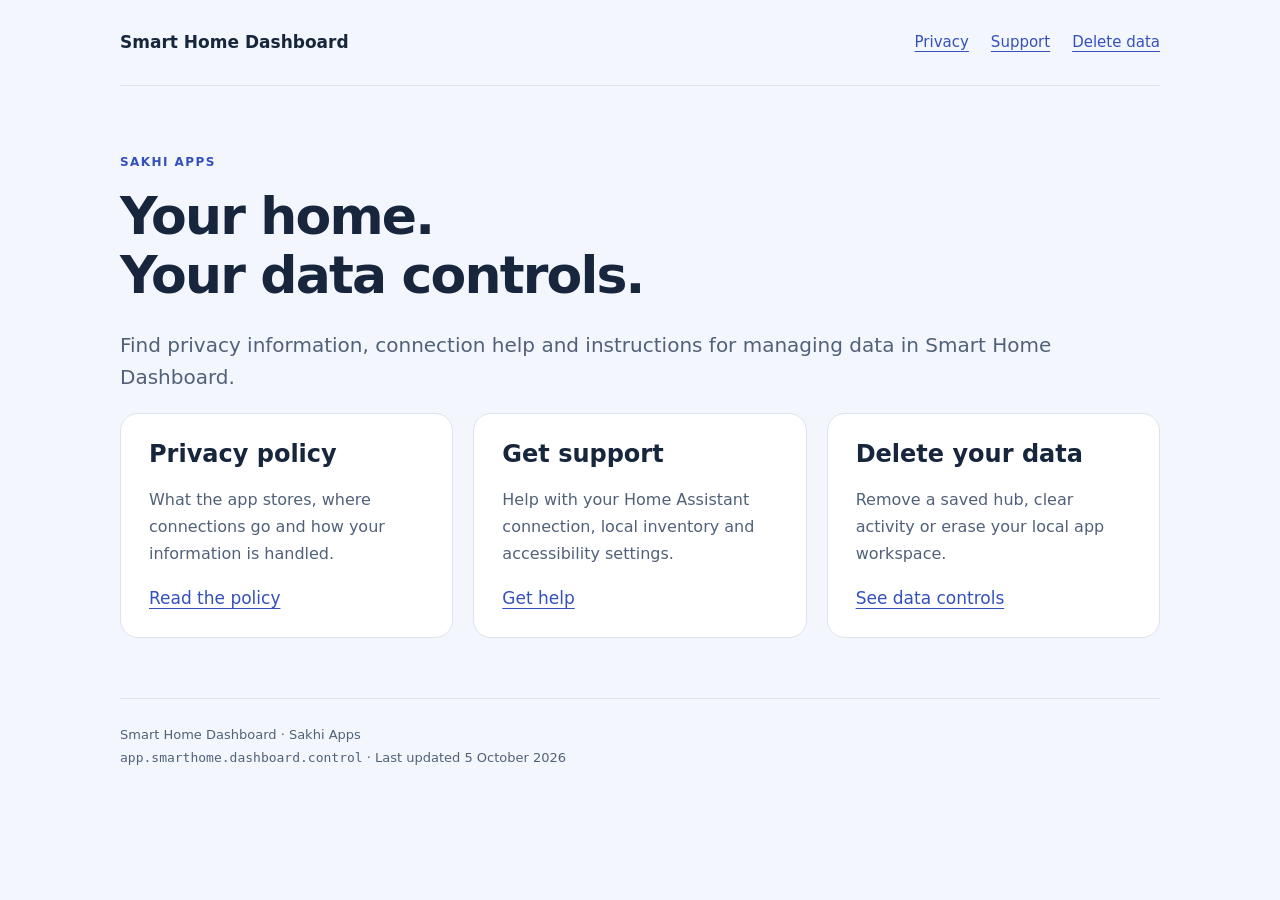
<file: index.html>
<!doctype html><html lang="en"><head><meta charset="utf-8"><meta name="viewport" content="width=device-width, initial-scale=1"><meta name="referrer" content="strict-origin-when-cross-origin"><title>Privacy & support · Smart Home Dashboard</title><meta name="description" content="Privacy, support and data controls for Smart Home Dashboard by Sakhi Apps."><link rel="stylesheet" href="styles.css"></head><body><header><a class="brand" href="index.html">Smart Home Dashboard</a><nav aria-label="Main navigation"><a href="privacy.html">Privacy</a><a href="support.html">Support</a><a href="data-deletion.html">Delete data</a></nav></header><main><p class="eyebrow">Sakhi Apps</p><h1>Your home.<br>Your data controls.</h1><p class="lead">Find privacy information, connection help and instructions for managing data in Smart Home Dashboard.</p><div class="cards"><section class="card"><h2>Privacy policy</h2><p>What the app stores, where connections go and how your information is handled.</p><a href="privacy.html">Read the policy</a></section><section class="card"><h2>Get support</h2><p>Help with your Home Assistant connection, local inventory and accessibility settings.</p><a href="support.html">Get help</a></section><section class="card"><h2>Delete your data</h2><p>Remove a saved hub, clear activity or erase your local app workspace.</p><a href="data-deletion.html">See data controls</a></section></div></main><footer>Smart Home Dashboard · Sakhi Apps<br><code>app.smarthome.dashboard.control</code> · Last updated 5 October 2026</footer></body></html>
</file>
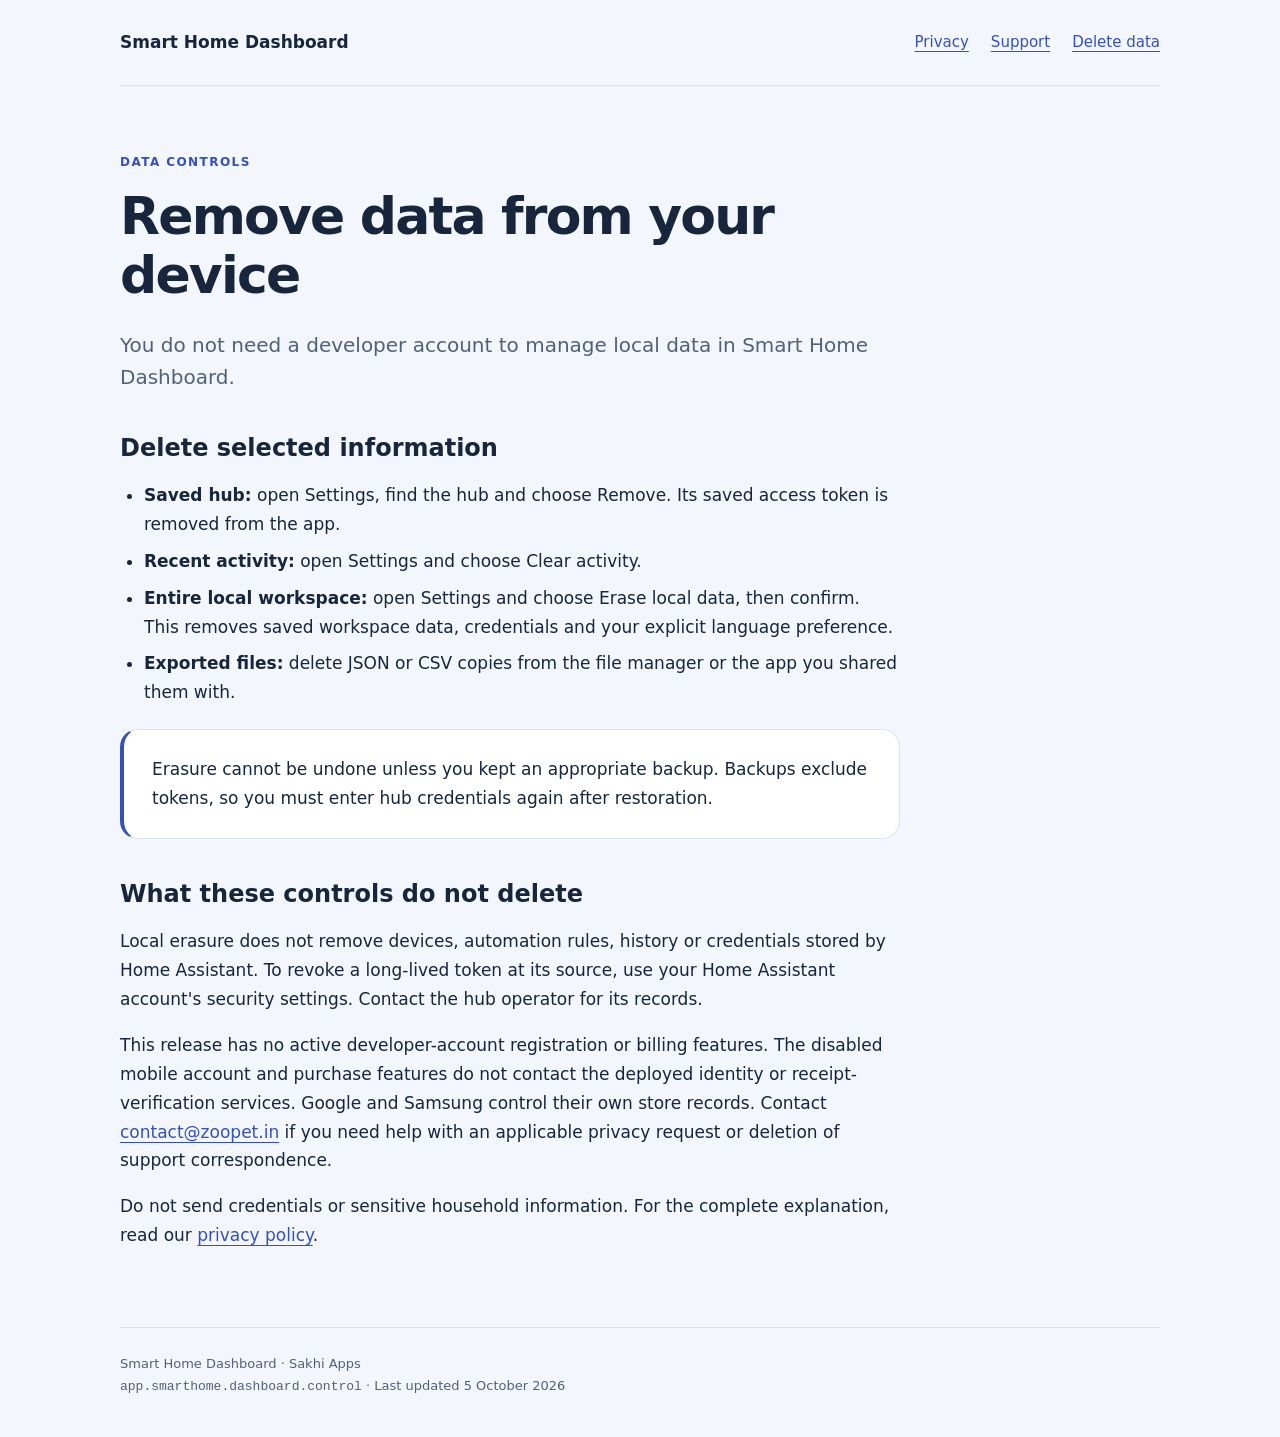
<file: data-deletion.html>
<!doctype html><html lang="en"><head><meta charset="utf-8"><meta name="viewport" content="width=device-width, initial-scale=1"><meta name="referrer" content="strict-origin-when-cross-origin"><title>Delete data · Smart Home Dashboard</title><meta name="description" content="Privacy, support and data controls for Smart Home Dashboard by Sakhi Apps."><link rel="stylesheet" href="styles.css"></head><body><header><a class="brand" href="index.html">Smart Home Dashboard</a><nav aria-label="Main navigation"><a href="privacy.html">Privacy</a><a href="support.html">Support</a><a href="data-deletion.html">Delete data</a></nav></header><main><article><p class="eyebrow">Data controls</p><h1>Remove data from your device</h1><p class="lead">You do not need a developer account to manage local data in Smart Home Dashboard.</p><h2>Delete selected information</h2><ul><li><strong>Saved hub:</strong> open Settings, find the hub and choose Remove. Its saved access token is removed from the app.</li><li><strong>Recent activity:</strong> open Settings and choose Clear activity.</li><li><strong>Entire local workspace:</strong> open Settings and choose Erase local data, then confirm. This removes saved workspace data, credentials and your explicit language preference.</li><li><strong>Exported files:</strong> delete JSON or CSV copies from the file manager or the app you shared them with.</li></ul><div class="notice">Erasure cannot be undone unless you kept an appropriate backup. Backups exclude tokens, so you must enter hub credentials again after restoration.</div><h2>What these controls do not delete</h2><p>Local erasure does not remove devices, automation rules, history or credentials stored by Home Assistant. To revoke a long-lived token at its source, use your Home Assistant account's security settings. Contact the hub operator for its records.</p><p>This release has no active developer-account registration or billing features. The disabled mobile account and purchase features do not contact the deployed identity or receipt-verification services. Google and Samsung control their own store records. Contact <a class="contact" href="mailto:contact@zoopet.in">contact@zoopet.in</a> if you need help with an applicable privacy request or deletion of support correspondence.</p><p>Do not send credentials or sensitive household information. For the complete explanation, read our <a href="privacy.html">privacy policy</a>.</p></article></main><footer>Smart Home Dashboard · Sakhi Apps<br><code>app.smarthome.dashboard.control</code> · Last updated 5 October 2026</footer></body></html>
</file>
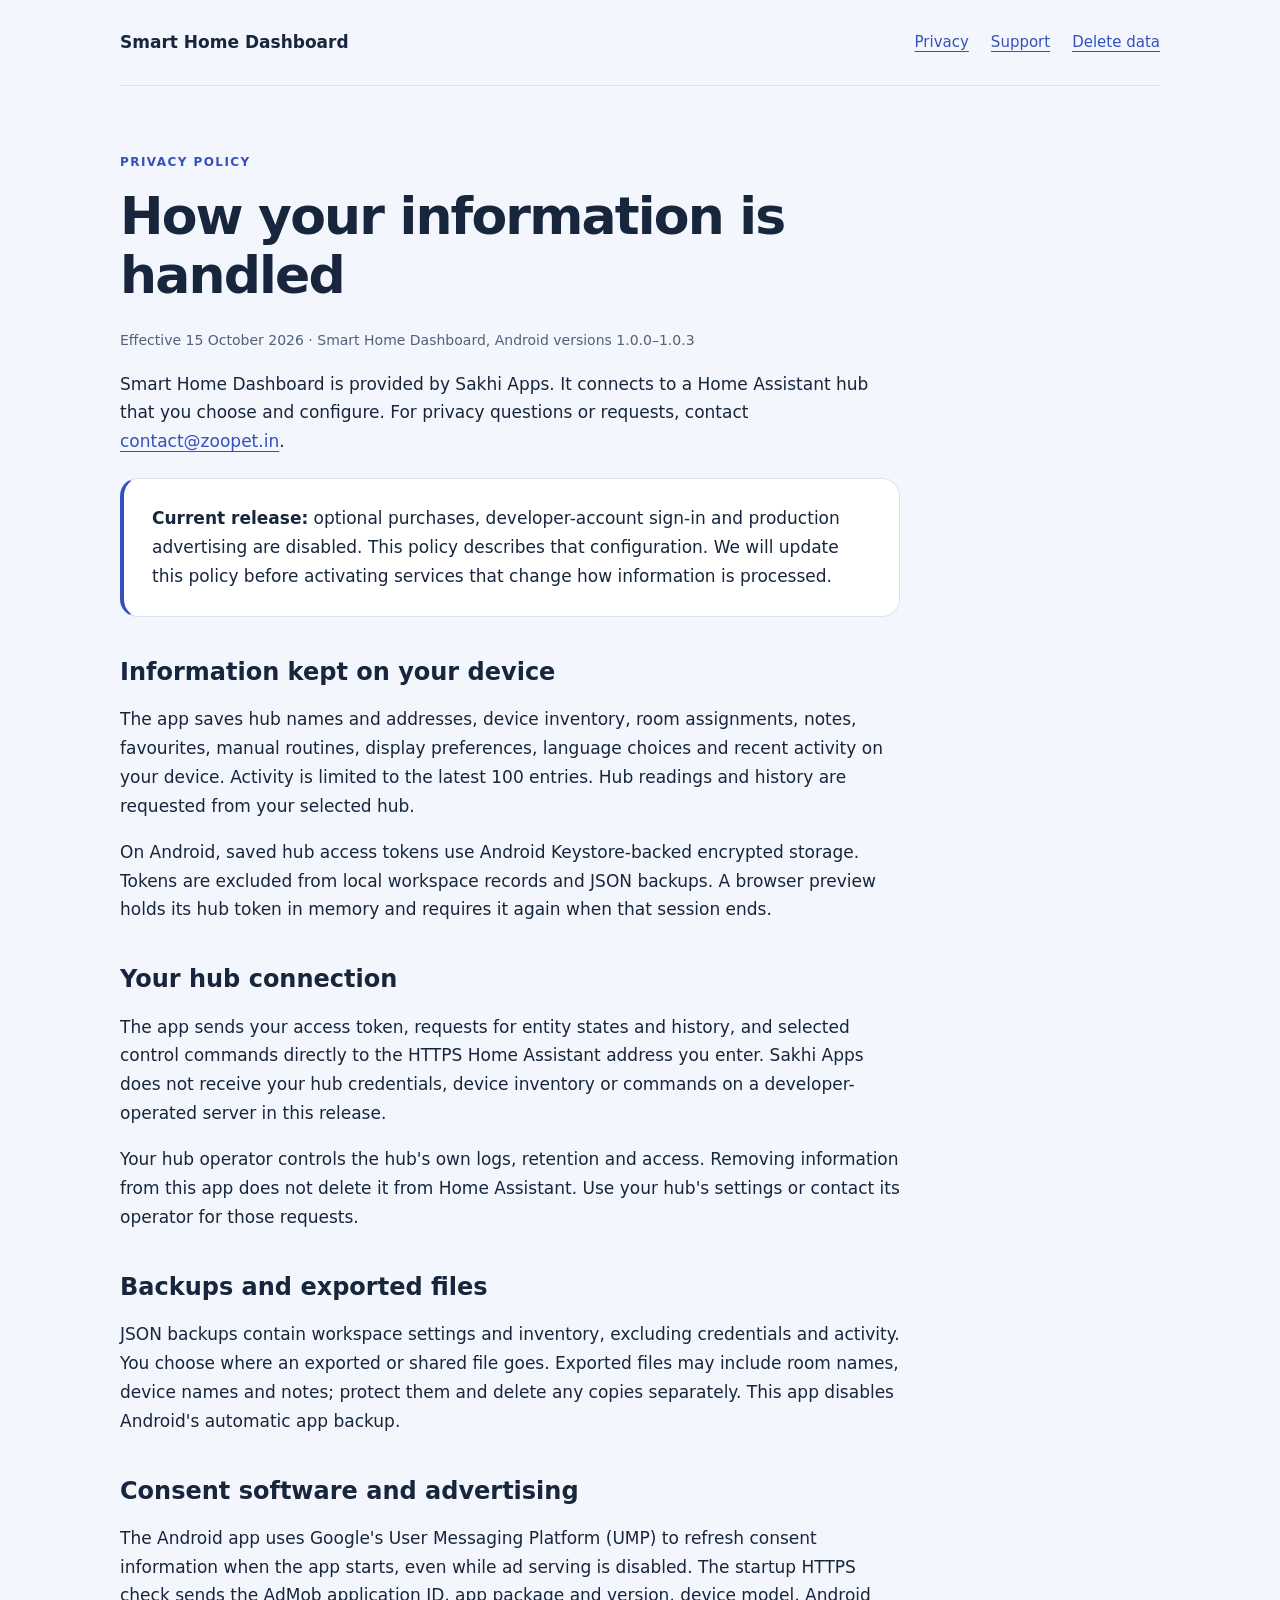
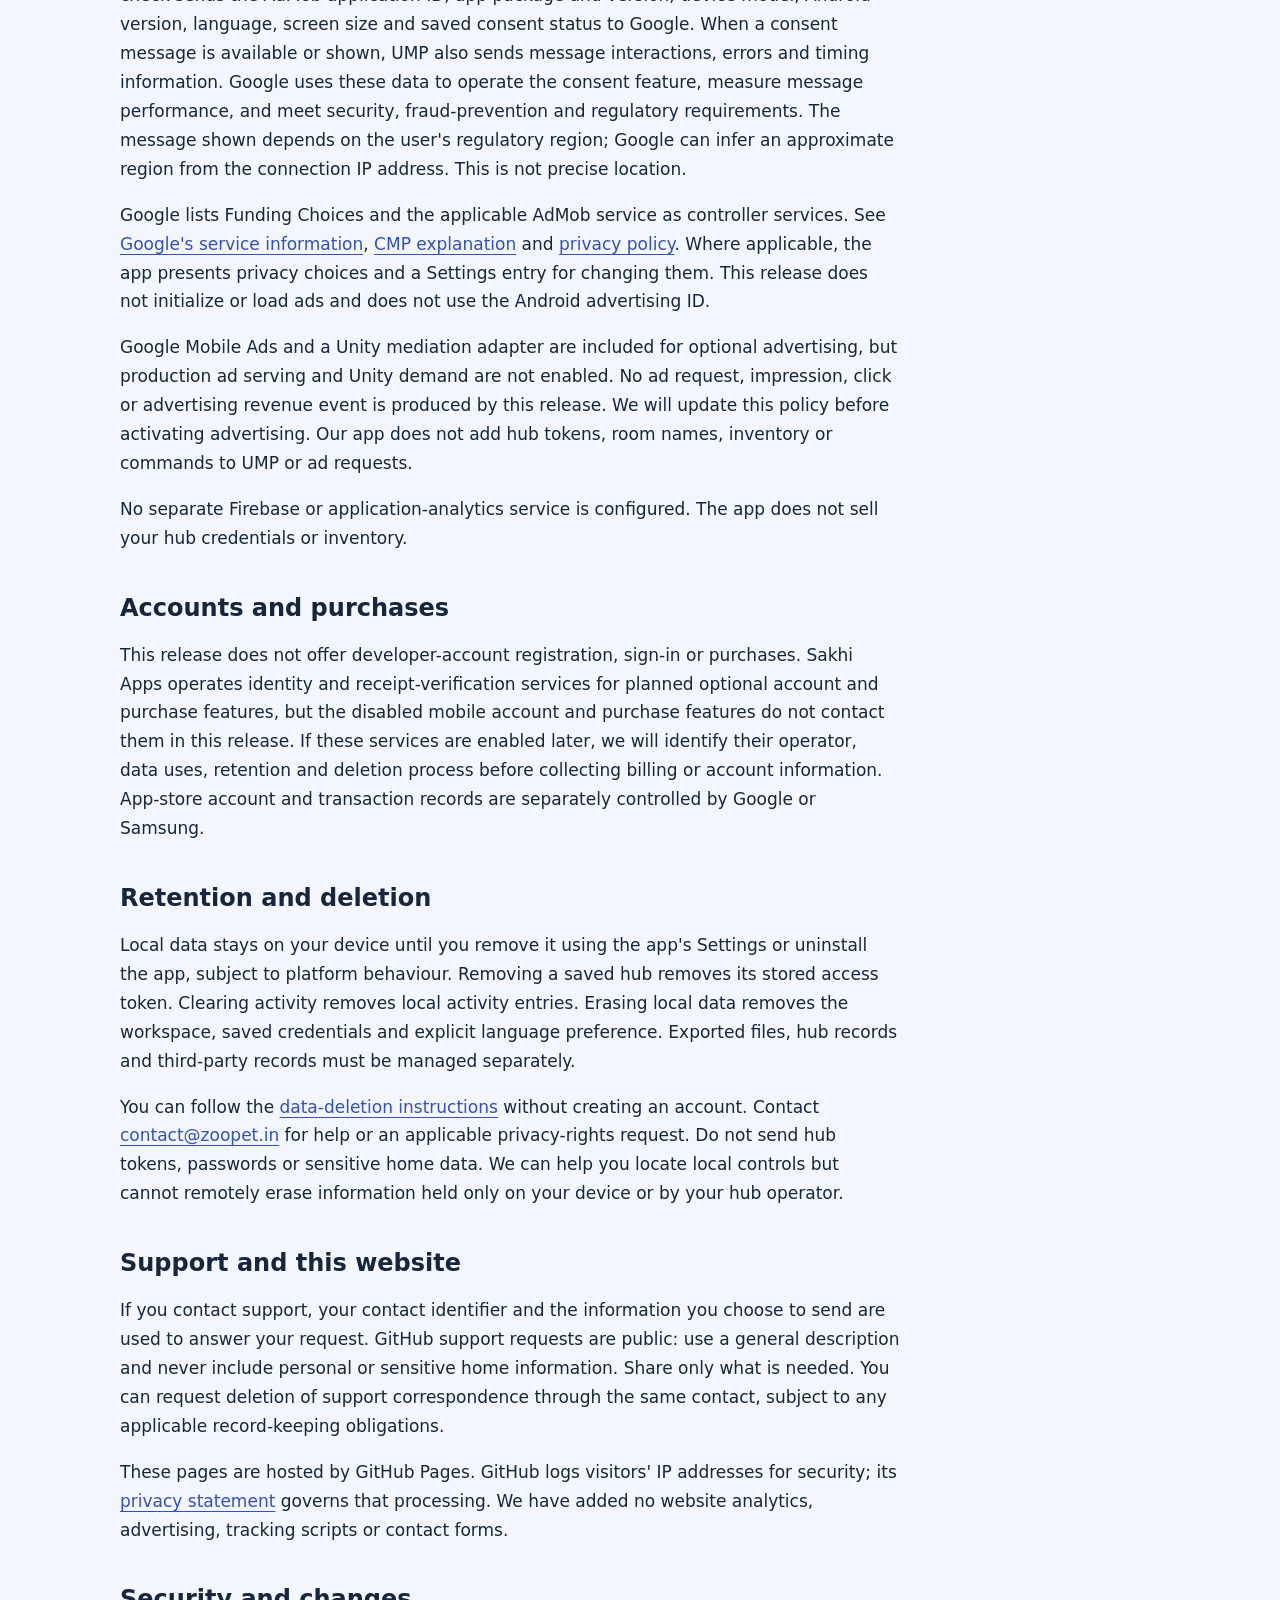
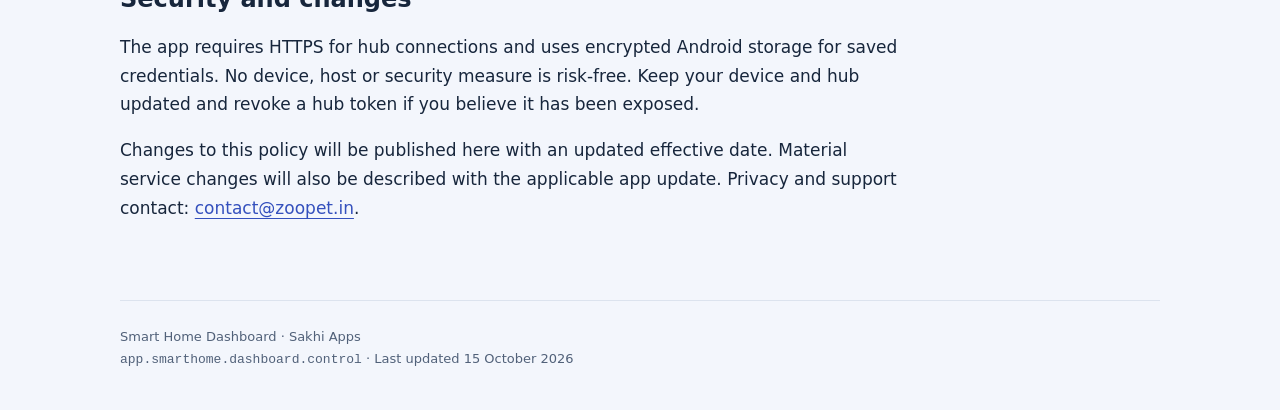
<file: privacy.html>
<!doctype html><html lang="en"><head><meta charset="utf-8"><meta name="viewport" content="width=device-width, initial-scale=1"><meta name="referrer" content="strict-origin-when-cross-origin"><title>Privacy policy · Smart Home Dashboard</title><meta name="description" content="Privacy, support and data controls for Smart Home Dashboard by Sakhi Apps."><link rel="stylesheet" href="styles.css"></head><body><header><a class="brand" href="index.html">Smart Home Dashboard</a><nav aria-label="Main navigation"><a href="privacy.html">Privacy</a><a href="support.html">Support</a><a href="data-deletion.html">Delete data</a></nav></header><main><article><p class="eyebrow">Privacy policy</p><h1>How your information is handled</h1><p class="meta">Effective 15 October 2026 · Smart Home Dashboard, Android versions 1.0.0–1.0.3</p><p>Smart Home Dashboard is provided by Sakhi Apps. It connects to a Home Assistant hub that you choose and configure. For privacy questions or requests, contact <a class="contact" href="mailto:contact@zoopet.in">contact@zoopet.in</a>.</p><div class="notice"><strong>Current release:</strong> optional purchases, developer-account sign-in and production advertising are disabled. This policy describes that configuration. We will update this policy before activating services that change how information is processed.</div><h2>Information kept on your device</h2><p>The app saves hub names and addresses, device inventory, room assignments, notes, favourites, manual routines, display preferences, language choices and recent activity on your device. Activity is limited to the latest 100 entries. Hub readings and history are requested from your selected hub.</p><p>On Android, saved hub access tokens use Android Keystore-backed encrypted storage. Tokens are excluded from local workspace records and JSON backups. A browser preview holds its hub token in memory and requires it again when that session ends.</p><h2>Your hub connection</h2><p>The app sends your access token, requests for entity states and history, and selected control commands directly to the HTTPS Home Assistant address you enter. Sakhi Apps does not receive your hub credentials, device inventory or commands on a developer-operated server in this release.</p><p>Your hub operator controls the hub's own logs, retention and access. Removing information from this app does not delete it from Home Assistant. Use your hub's settings or contact its operator for those requests.</p><h2>Backups and exported files</h2><p>JSON backups contain workspace settings and inventory, excluding credentials and activity. You choose where an exported or shared file goes. Exported files may include room names, device names and notes; protect them and delete any copies separately. This app disables Android's automatic app backup.</p><h2>Consent software and advertising</h2><p>The Android app uses Google's User Messaging Platform (UMP) to refresh consent information when the app starts, even while ad serving is disabled. The startup HTTPS check sends the AdMob application ID, app package and version, device model, Android version, language, screen size and saved consent status to Google. When a consent message is available or shown, UMP also sends message interactions, errors and timing information. Google uses these data to operate the consent feature, measure message performance, and meet security, fraud-prevention and regulatory requirements. The message shown depends on the user's regulatory region; Google can infer an approximate region from the connection IP address. This is not precise location.</p><p>Google lists Funding Choices and the applicable AdMob service as controller services. See <a href="https://business.safety.google/adsservices/">Google's service information</a>, <a href="https://support.google.com/admob/answer/16918505?hl=en">CMP explanation</a> and <a href="https://policies.google.com/privacy">privacy policy</a>. Where applicable, the app presents privacy choices and a Settings entry for changing them. This release does not initialize or load ads and does not use the Android advertising ID.</p><p>Google Mobile Ads and a Unity mediation adapter are included for optional advertising, but production ad serving and Unity demand are not enabled. No ad request, impression, click or advertising revenue event is produced by this release. We will update this policy before activating advertising. Our app does not add hub tokens, room names, inventory or commands to UMP or ad requests.</p><p>No separate Firebase or application-analytics service is configured. The app does not sell your hub credentials or inventory.</p><h2>Accounts and purchases</h2><p>This release does not offer developer-account registration, sign-in or purchases. Sakhi Apps operates identity and receipt-verification services for planned optional account and purchase features, but the disabled mobile account and purchase features do not contact them in this release. If these services are enabled later, we will identify their operator, data uses, retention and deletion process before collecting billing or account information. App-store account and transaction records are separately controlled by Google or Samsung.</p><h2>Retention and deletion</h2><p>Local data stays on your device until you remove it using the app's Settings or uninstall the app, subject to platform behaviour. Removing a saved hub removes its stored access token. Clearing activity removes local activity entries. Erasing local data removes the workspace, saved credentials and explicit language preference. Exported files, hub records and third-party records must be managed separately.</p><p>You can follow the <a href="data-deletion.html">data-deletion instructions</a> without creating an account. Contact <a class="contact" href="mailto:contact@zoopet.in">contact@zoopet.in</a> for help or an applicable privacy-rights request. Do not send hub tokens, passwords or sensitive home data. We can help you locate local controls but cannot remotely erase information held only on your device or by your hub operator.</p><h2>Support and this website</h2><p>If you contact support, your contact identifier and the information you choose to send are used to answer your request. GitHub support requests are public: use a general description and never include personal or sensitive home information. Share only what is needed. You can request deletion of support correspondence through the same contact, subject to any applicable record-keeping obligations.</p><p>These pages are hosted by GitHub Pages. GitHub logs visitors' IP addresses for security; its <a href="https://docs.github.com/en/site-policy/privacy-policies/github-general-privacy-statement">privacy statement</a> governs that processing. We have added no website analytics, advertising, tracking scripts or contact forms.</p><h2>Security and changes</h2><p>The app requires HTTPS for hub connections and uses encrypted Android storage for saved credentials. No device, host or security measure is risk-free. Keep your device and hub updated and revoke a hub token if you believe it has been exposed.</p><p>Changes to this policy will be published here with an updated effective date. Material service changes will also be described with the applicable app update. Privacy and support contact: <a class="contact" href="mailto:contact@zoopet.in">contact@zoopet.in</a>.</p></article></main><footer>Smart Home Dashboard · Sakhi Apps<br><code>app.smarthome.dashboard.control</code> · Last updated 15 October 2026</footer></body></html>
</file>
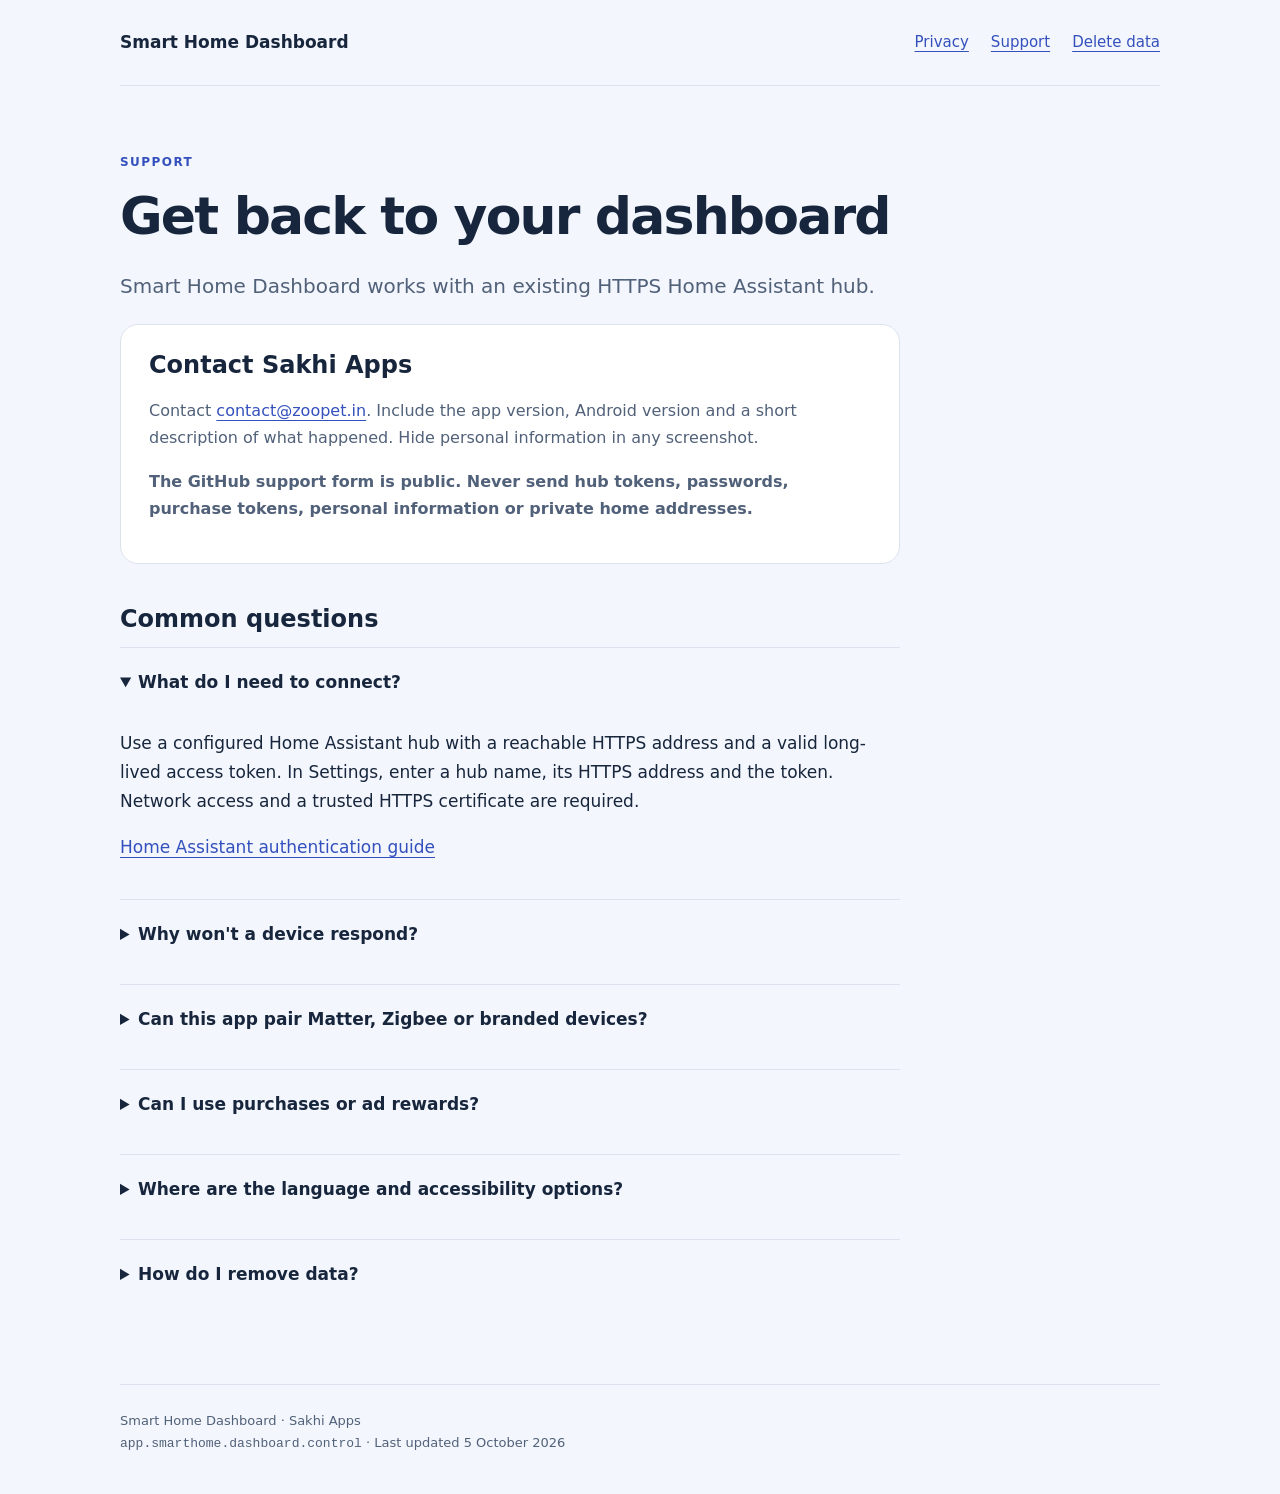
<file: support.html>
<!doctype html><html lang="en"><head><meta charset="utf-8"><meta name="viewport" content="width=device-width, initial-scale=1"><meta name="referrer" content="strict-origin-when-cross-origin"><title>Support · Smart Home Dashboard</title><meta name="description" content="Privacy, support and data controls for Smart Home Dashboard by Sakhi Apps."><link rel="stylesheet" href="styles.css"></head><body><header><a class="brand" href="index.html">Smart Home Dashboard</a><nav aria-label="Main navigation"><a href="privacy.html">Privacy</a><a href="support.html">Support</a><a href="data-deletion.html">Delete data</a></nav></header><main><article><p class="eyebrow">Support</p><h1>Get back to your dashboard</h1><p class="lead">Smart Home Dashboard works with an existing HTTPS Home Assistant hub.</p><section class="card"><h2>Contact Sakhi Apps</h2><p>Contact <a class="contact" href="mailto:contact@zoopet.in">contact@zoopet.in</a>. Include the app version, Android version and a short description of what happened. Hide personal information in any screenshot.</p><p><strong>The GitHub support form is public. Never send hub tokens, passwords, purchase tokens, personal information or private home addresses.</strong></p></section><h2>Common questions</h2><details open><summary>What do I need to connect?</summary><p>Use a configured Home Assistant hub with a reachable HTTPS address and a valid long-lived access token. In Settings, enter a hub name, its HTTPS address and the token. Network access and a trusted HTTPS certificate are required.</p><p><a href="https://www.home-assistant.io/docs/authentication/">Home Assistant authentication guide</a></p></details><details><summary>Why won't a device respond?</summary><p>Confirm the device works in Home Assistant and that the hub is reachable. Refresh the dashboard and check whether the hub exposes a supported control for that entity. Local inventory records are notes about devices and cannot control hardware.</p></details><details><summary>Can this app pair Matter, Zigbee or branded devices?</summary><p>Pairing and vendor authorization happen through your Home Assistant hub and its integrations. Settings can inspect which integrations are loaded and open official setup guides. A loaded integration does not guarantee that an individual device is paired or supported.</p></details><details><summary>Can I use purchases or ad rewards?</summary><p>Optional purchases and production advertising are disabled in Android versions 1.0.0–1.0.3. Core hub controls and JSON backup remain available. There is no active subscription or developer-account registration, and disabled mobile account and purchase features do not contact the deployed identity or receipt-verification services.</p></details><details><summary>Where are the language and accessibility options?</summary><p>Open Settings to choose one of eight languages, a light, dark or high-contrast theme, or reduced motion. Arabic uses right-to-left layout.</p></details><details><summary>How do I remove data?</summary><p>Use the local data controls in Settings. <a href="data-deletion.html">Read the deletion steps</a> before removing a workspace or backup.</p></details></article></main><footer>Smart Home Dashboard · Sakhi Apps<br><code>app.smarthome.dashboard.control</code> · Last updated 5 October 2026</footer></body></html>
</file>
<file: styles.css>
:root{color-scheme:light;--ink:#17263c;--muted:#516179;--blue:#3450bd;--line:#dce3ee;--paper:#fff;--back:#f3f6fc}*{box-sizing:border-box}html{scroll-behavior:smooth}body{margin:0;background:var(--back);color:var(--ink);font:17px/1.7 system-ui,-apple-system,BlinkMacSystemFont,"Segoe UI",sans-serif}a{color:var(--blue);text-underline-offset:4px}a:focus-visible,summary:focus-visible{outline:3px solid #1c64e8;outline-offset:5px}header,main,footer{width:min(1040px,calc(100% - 40px));margin:auto}header{display:flex;align-items:center;justify-content:space-between;gap:24px;padding:28px 0;border-bottom:1px solid var(--line)}.brand{font-weight:750;text-decoration:none;color:var(--ink)}nav{display:flex;gap:22px;flex-wrap:wrap;font-size:15px}main{padding:54px 0 60px}article{max-width:780px}.eyebrow{font-size:12px;letter-spacing:.12em;text-transform:uppercase;font-weight:750;color:var(--blue)}h1{font-size:clamp(34px,6vw,52px);line-height:1.13;letter-spacing:-.035em;margin:15px 0 24px}h2{font-size:24px;line-height:1.3;margin:40px 0 12px}h3{font-size:19px;margin:25px 0 8px}.lead{font-size:20px;line-height:1.6;color:var(--muted)}.meta{color:var(--muted);font-size:14px}.notice,.card{background:var(--paper);border:1px solid var(--line);border-radius:18px;padding:25px 28px;margin:22px 0}.notice{border-left:4px solid var(--blue)}.cards{display:grid;grid-template-columns:repeat(3,minmax(0,1fr));gap:20px}.cards .card{margin:0}.card h2{margin:0 0 12px}.card p{font-size:16px;color:var(--muted)}.button{display:inline-flex;min-height:48px;align-items:center;background:var(--blue);color:white;border-radius:10px;padding:10px 18px;text-decoration:none;font-weight:650}.contact{overflow-wrap:anywhere}table{width:100%;border-collapse:collapse;font-size:15px}td,th{text-align:left;vertical-align:top;padding:14px 10px;border-bottom:1px solid var(--line)}th{color:var(--muted);font-weight:650}ul,ol{padding-left:24px}li{margin:8px 0}footer{border-top:1px solid var(--line);padding:25px 0 40px;color:var(--muted);font-size:13px}code{overflow-wrap:anywhere}details{border-top:1px solid var(--line);padding:20px 0}summary{font-weight:650;cursor:pointer;min-height:44px}section{scroll-margin-top:25px}@media(max-width:700px){header{align-items:flex-start;flex-direction:column;gap:14px}main{padding-top:35px}.cards{grid-template-columns:1fr}.notice,.card{padding:20px}table{font-size:14px}td,th{padding:10px 6px}}@media(prefers-reduced-motion:reduce){html{scroll-behavior:auto}}
</file>
